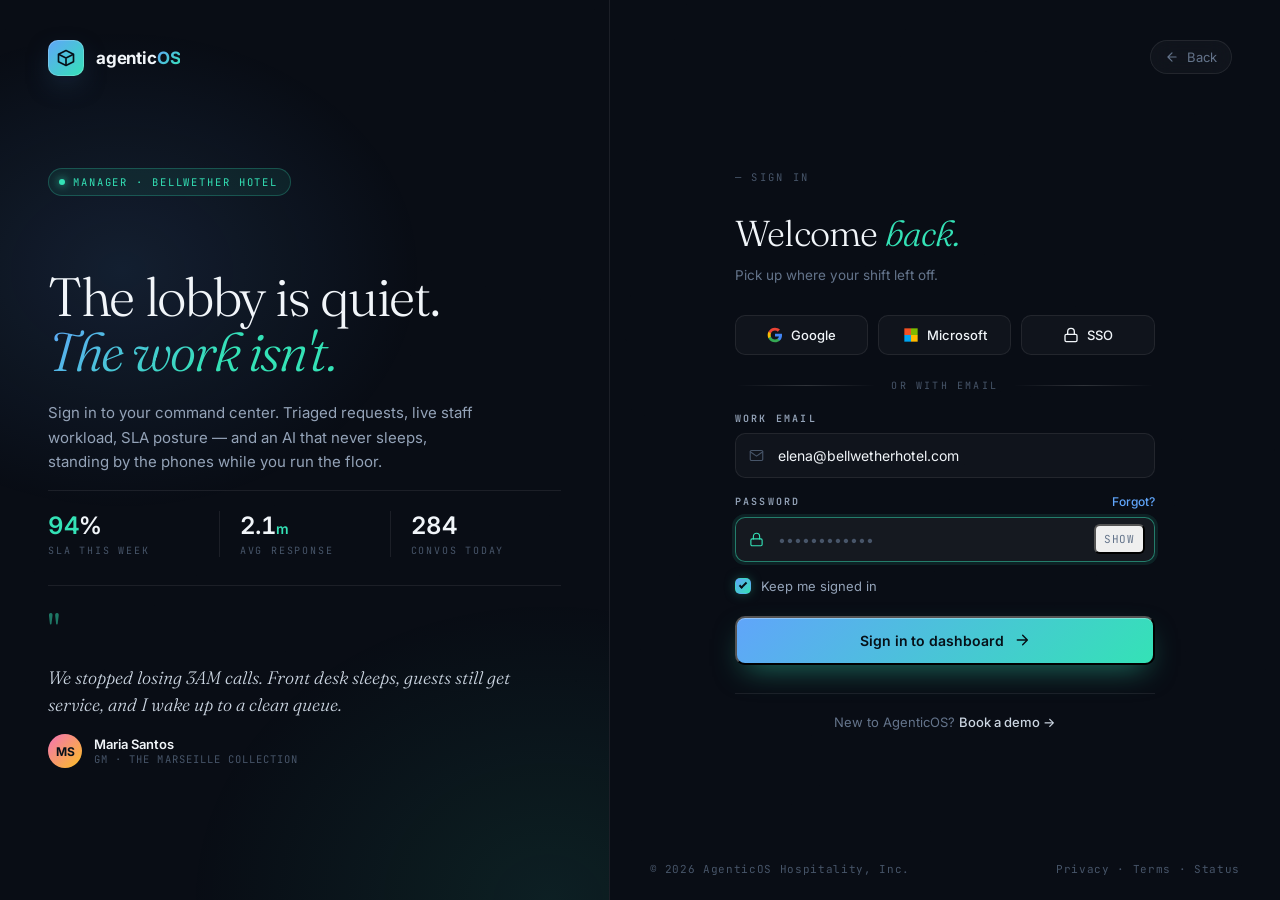
<file: login/index.html>
<!doctype html>
<html lang="en">
<head>
<meta charset="utf-8" />
<meta name="viewport" content="width=device-width,initial-scale=1" />
<title>Sign in — AgenticOS</title>
<link rel="preconnect" href="https://fonts.googleapis.com" />
<link rel="preconnect" href="https://fonts.gstatic.com" crossorigin />
<link href="https://fonts.googleapis.com/css2?family=Fraunces:ital,opsz,wght@0,9..144,300..700;1,9..144,300..700&family=Inter:wght@300;400;500;600;700&family=JetBrains+Mono:wght@400;500;600&display=swap" rel="stylesheet" />
<style>
  :root {
    --bg-0: #050810;
    --bg-1: #080c14;
    --bg-2: #0f1520;
    --bg-3: #0a1628;
    --ink-100: #f1f5f9;
    --ink-200: #cbd5e1;
    --ink-300: #94a3b8;
    --ink-400: #64748b;
    --ink-500: #475569;
    --line: rgba(255,255,255,0.08);
    --line-strong: rgba(255,255,255,0.16);
    --surface: rgba(255,255,255,0.03);
    --surface-2: rgba(255,255,255,0.05);
    --blue: #60a5fa;
    --teal: #34e2b6;
    --teal-deep: #06d6a0;
    --violet: #8b5cf6;
    --rose: #f87171;
    --font-display: 'Fraunces', Georgia, serif;
    --font-sans: 'Inter', system-ui, sans-serif;
    --font-mono: 'JetBrains Mono', ui-monospace, monospace;
  }
  *, *::before, *::after { box-sizing: border-box; }
  html, body {
    margin: 0; padding: 0;
    min-height: 100vh;
    background: var(--bg-1);
    color: var(--ink-100);
    font-family: var(--font-sans);
    -webkit-font-smoothing: antialiased;
  }
  body::before {
    content: '';
    position: fixed; inset: 0;
    background:
      radial-gradient(900px 700px at 15% 10%, rgba(59,130,246,0.14), transparent 60%),
      radial-gradient(900px 700px at 90% 95%, rgba(6,214,160,0.09), transparent 60%),
      linear-gradient(160deg, var(--bg-1), var(--bg-2) 55%, var(--bg-3));
    pointer-events: none; z-index: -1;
  }
  body::after {
    content: '';
    position: fixed; inset: 0;
    background-image: url("data:image/svg+xml,%3Csvg viewBox='0 0 200 200' xmlns='http://www.w3.org/2000/svg'%3E%3Cfilter id='n'%3E%3CfeTurbulence type='fractalNoise' baseFrequency='0.9' numOctaves='3'/%3E%3CfeColorMatrix values='0 0 0 0 1 0 0 0 0 1 0 0 0 0 1 0 0 0 0.05 0'/%3E%3C/filter%3E%3Crect width='100%25' height='100%25' filter='url(%23n)'/%3E%3C/svg%3E");
    pointer-events: none; z-index: 0;
    mix-blend-mode: overlay; opacity: 0.6;
  }

  a { color: inherit; text-decoration: none; }
  input, button { font: inherit; color: inherit; }

  .page {
    position: relative; z-index: 1;
    display: grid;
    grid-template-columns: 1fr 1.1fr;
    min-height: 100vh;
  }

  /* ─── Left: editorial panel ─── */
  .panel {
    position: relative;
    padding: 40px 48px;
    display: flex; flex-direction: column;
    justify-content: space-between;
    border-right: 1px solid var(--line);
    overflow: hidden;
  }
  .panel::before {
    content: '';
    position: absolute; inset: 0;
    background:
      radial-gradient(500px 400px at 20% 30%, rgba(96,165,250,0.12), transparent 60%),
      radial-gradient(600px 500px at 90% 100%, rgba(52,226,182,0.09), transparent 60%);
    pointer-events: none;
  }

  .brand {
    display: flex; align-items: center; gap: 12px;
    position: relative;
  }
  .brand-mark {
    width: 36px; height: 36px; border-radius: 10px;
    background: linear-gradient(135deg, #60a5fa, #34e2b6);
    display: flex; align-items: center; justify-content: center;
    box-shadow: 0 10px 30px -10px rgba(96,165,250,0.5), inset 0 0 0 1px rgba(255,255,255,0.2);
  }
  .brand-text {
    font-weight: 700; font-size: 17px; letter-spacing: -0.01em;
  }
  .brand-text span {
    background: linear-gradient(135deg, #60a5fa, #34e2b6);
    -webkit-background-clip: text; background-clip: text; color: transparent;
  }

  .panel-editorial {
    position: relative;
    max-width: 520px;
    padding: 40px 0;
  }
  .tag {
    display: inline-flex; align-items: center; gap: 8px;
    padding: 6px 12px 6px 10px;
    border-radius: 99px;
    background: rgba(52,226,182,0.08);
    border: 1px solid rgba(52,226,182,0.25);
    color: var(--teal);
    font-family: var(--font-mono);
    font-size: 10.5px;
    letter-spacing: 0.18em;
    text-transform: uppercase;
    margin-bottom: 28px;
  }
  .tag-dot {
    width: 6px; height: 6px; border-radius: 50%;
    background: var(--teal);
    box-shadow: 0 0 8px var(--teal);
    animation: pulse 2s ease-in-out infinite;
  }
  @keyframes pulse {
    0%, 100% { opacity: 1; }
    50% { opacity: 0.4; }
  }

  .headline {
    font-family: var(--font-display);
    font-weight: 300;
    font-size: 54px;
    line-height: 1.02;
    letter-spacing: -0.025em;
    margin-bottom: 22px;
    color: var(--ink-100);
  }
  .headline .italic {
    font-style: italic;
    background: linear-gradient(135deg, #60a5fa 0%, #34e2b6 60%);
    -webkit-background-clip: text; background-clip: text; color: transparent;
  }
  .lede {
    font-size: 15px;
    line-height: 1.65;
    color: var(--ink-300);
    max-width: 440px;
  }

  /* Mini stats strip */
  .mini-stats {
    position: relative;
    display: grid;
    grid-template-columns: 1fr 1fr 1fr;
    gap: 0;
    padding: 20px 0 0;
    border-top: 1px solid var(--line);
  }
  .mini-stat {
    padding-right: 20px;
  }
  .mini-stat + .mini-stat { padding-left: 20px; border-left: 1px solid var(--line); }
  .mini-stat-value {
    font-size: 24px; font-weight: 600;
    letter-spacing: -0.02em;
    font-feature-settings: 'tnum' 1;
    color: var(--ink-100);
  }
  .mini-stat-value span { color: var(--teal); }
  .mini-stat-label {
    font-family: var(--font-mono);
    font-size: 10px;
    letter-spacing: 0.18em;
    text-transform: uppercase;
    color: var(--ink-500);
    margin-top: 4px;
  }

  /* Testimonial */
  .quote {
    position: relative;
    padding: 24px 0 0;
    border-top: 1px solid var(--line);
    margin-top: 28px;
  }
  .quote-mark {
    font-family: var(--font-display);
    font-size: 36px; line-height: 1;
    color: var(--teal);
    opacity: 0.5;
    margin-bottom: 8px;
  }
  .quote-text {
    font-family: var(--font-display);
    font-style: italic;
    font-weight: 300;
    font-size: 18px;
    line-height: 1.5;
    color: var(--ink-200);
    margin-bottom: 16px;
  }
  .quote-author {
    display: flex; align-items: center; gap: 12px;
  }
  .quote-avatar {
    width: 34px; height: 34px; border-radius: 50%;
    background: linear-gradient(135deg, #f472b6, #fbbf24);
    display: flex; align-items: center; justify-content: center;
    font-weight: 700; font-size: 12px; color: #061018;
  }
  .quote-name { font-size: 13px; font-weight: 600; }
  .quote-role {
    font-size: 10.5px;
    color: var(--ink-500);
    font-family: var(--font-mono);
    letter-spacing: 0.1em;
    text-transform: uppercase;
  }

  /* ─── Right: auth form ─── */
  .auth {
    position: relative;
    display: flex;
    align-items: center;
    justify-content: center;
    padding: 40px;
  }
  .auth-inner {
    width: 100%;
    max-width: 420px;
  }
  .auth-header {
    margin-bottom: 32px;
  }
  .auth-kicker {
    font-family: var(--font-mono);
    font-size: 10.5px;
    letter-spacing: 0.22em;
    text-transform: uppercase;
    color: var(--ink-500);
    margin-bottom: 14px;
  }
  .auth-title {
    font-family: var(--font-display);
    font-weight: 300;
    font-size: 36px;
    letter-spacing: -0.02em;
    line-height: 1.1;
    margin-bottom: 10px;
  }
  .auth-title em {
    font-style: italic;
    color: var(--teal);
    font-weight: 300;
  }
  .auth-sub {
    font-size: 13.5px;
    color: var(--ink-400);
  }

  /* SSO buttons */
  .sso {
    display: flex; gap: 10px;
    margin-bottom: 24px;
  }
  .sso button {
    flex: 1;
    display: inline-flex; align-items: center; justify-content: center; gap: 8px;
    padding: 11px;
    background: var(--surface);
    border: 1px solid var(--line);
    border-radius: 10px;
    color: var(--ink-100);
    font-size: 13px;
    font-weight: 500;
    transition: background 150ms, border-color 150ms, transform 150ms;
  }
  .sso button:hover {
    background: var(--surface-2);
    border-color: var(--line-strong);
  }
  .sso button:active { transform: translateY(1px); }

  .divider {
    display: flex; align-items: center; gap: 14px;
    margin: 0 0 20px;
  }
  .divider-line {
    flex: 1;
    height: 1px;
    background: linear-gradient(to right, transparent, var(--line-strong), transparent);
  }
  .divider-label {
    font-family: var(--font-mono);
    font-size: 10px;
    letter-spacing: 0.22em;
    text-transform: uppercase;
    color: var(--ink-500);
  }

  /* Form fields */
  .field { margin-bottom: 16px; }
  .field-row {
    display: flex; justify-content: space-between; align-items: center;
    margin-bottom: 8px;
  }
  .field-label {
    font-family: var(--font-mono);
    font-size: 10px;
    letter-spacing: 0.22em;
    text-transform: uppercase;
    color: var(--ink-300);
    font-weight: 600;
  }
  .field-hint {
    font-size: 12px;
    color: var(--blue);
    font-weight: 500;
  }
  .field-hint:hover { text-decoration: underline; }

  .input-wrap {
    position: relative;
    display: flex; align-items: center;
  }
  .input-icon {
    position: absolute; left: 14px;
    color: var(--ink-500);
    pointer-events: none;
    display: flex;
  }
  .input {
    width: 100%;
    padding: 13px 14px 13px 42px;
    background: var(--surface);
    border: 1px solid var(--line);
    border-radius: 10px;
    color: var(--ink-100);
    font-size: 14px;
    font-family: inherit;
    transition: border-color 150ms, background 150ms, box-shadow 150ms;
    outline: none;
  }
  .input::placeholder { color: var(--ink-500); }
  .input:hover {
    border-color: var(--line-strong);
    background: var(--surface-2);
  }
  .input:focus {
    border-color: rgba(52,226,182,0.5);
    background: var(--surface-2);
    box-shadow: 0 0 0 3px rgba(52,226,182,0.1);
  }
  .input:focus + .input-icon, .input-wrap:focus-within .input-icon {
    color: var(--teal);
  }
  .input-trailing {
    position: absolute; right: 10px;
    display: flex; align-items: center;
  }
  .input-trailing button {
    padding: 6px 8px;
    color: var(--ink-400);
    border-radius: 6px;
    font-size: 11px;
    font-family: var(--font-mono);
    letter-spacing: 0.06em;
    transition: color 150ms, background 150ms;
  }
  .input-trailing button:hover {
    color: var(--ink-100);
    background: var(--surface-2);
  }

  /* Checkbox */
  .check-row {
    display: flex; align-items: center; justify-content: space-between;
    margin: 6px 0 22px;
  }
  .check {
    display: inline-flex; align-items: center; gap: 10px;
    font-size: 13px;
    color: var(--ink-300);
    cursor: pointer;
    user-select: none;
  }
  .check input { display: none; }
  .check-box {
    width: 16px; height: 16px;
    border-radius: 5px;
    border: 1.5px solid var(--line-strong);
    background: var(--surface);
    display: flex; align-items: center; justify-content: center;
    transition: all 150ms;
  }
  .check input:checked + .check-box {
    background: linear-gradient(135deg, var(--blue), var(--teal));
    border-color: transparent;
    box-shadow: 0 0 12px -2px rgba(52,226,182,0.5);
  }
  .check input:checked + .check-box::after {
    content: '';
    width: 4px; height: 8px;
    border: solid #061018;
    border-width: 0 2px 2px 0;
    transform: rotate(45deg) translate(-1px, -1px);
  }

  /* Primary button */
  .btn-primary {
    width: 100%;
    padding: 14px;
    background: linear-gradient(135deg, #60a5fa 0%, #34e2b6 100%);
    color: #061018;
    border-radius: 10px;
    font-size: 14px;
    font-weight: 600;
    letter-spacing: -0.005em;
    display: inline-flex; align-items: center; justify-content: center; gap: 10px;
    box-shadow: 0 12px 30px -10px rgba(52,226,182,0.5), inset 0 1px 0 rgba(255,255,255,0.3);
    transition: transform 150ms, box-shadow 150ms, filter 150ms;
    position: relative;
    overflow: hidden;
  }
  .btn-primary::before {
    content: '';
    position: absolute; inset: 0;
    background: linear-gradient(120deg, transparent 30%, rgba(255,255,255,0.3), transparent 70%);
    transform: translateX(-100%);
    transition: transform 600ms;
  }
  .btn-primary:hover {
    transform: translateY(-1px);
    box-shadow: 0 16px 40px -10px rgba(52,226,182,0.6), inset 0 1px 0 rgba(255,255,255,0.3);
    filter: brightness(1.05);
  }
  .btn-primary:hover::before { transform: translateX(100%); }
  .btn-primary:active { transform: translateY(0); }
  .btn-primary:disabled {
    opacity: 0.6;
    cursor: wait;
    filter: saturate(0.5);
  }

  .btn-arrow {
    display: flex;
    transition: transform 200ms var(--ease, cubic-bezier(0.16,1,0.3,1)) ;
  }
  .btn-primary:hover .btn-arrow { transform: translateX(3px); }

  /* Error */
  .error {
    display: none;
    margin-bottom: 14px;
    padding: 11px 14px;
    background: rgba(248,113,113,0.08);
    border: 1px solid rgba(248,113,113,0.25);
    border-radius: 10px;
    color: var(--rose);
    font-size: 12.5px;
    align-items: flex-start; gap: 10px;
  }
  .error.show { display: flex; }

  /* Footer */
  .auth-footer {
    margin-top: 28px;
    padding-top: 20px;
    border-top: 1px solid var(--line);
    text-align: center;
    font-size: 13px;
    color: var(--ink-400);
  }
  .auth-footer a {
    color: var(--ink-200);
    font-weight: 500;
  }
  .auth-footer a:hover { color: var(--teal); }

  /* Back link + legal */
  .back-link {
    position: absolute;
    top: 40px; right: 48px;
    font-size: 13px;
    color: var(--ink-400);
    display: inline-flex; align-items: center; gap: 8px;
    padding: 8px 14px;
    border-radius: 99px;
    border: 1px solid var(--line);
    background: var(--surface);
    backdrop-filter: blur(12px);
    transition: color 150ms, border-color 150ms;
  }
  .back-link:hover {
    color: var(--ink-100);
    border-color: var(--line-strong);
  }

  .legal {
    position: absolute;
    bottom: 24px; left: 40px; right: 40px;
    display: flex; justify-content: space-between;
    font-size: 11px;
    color: var(--ink-500);
    font-family: var(--font-mono);
    letter-spacing: 0.06em;
  }
  .legal a:hover { color: var(--ink-300); }

  /* Responsive */
  @media (max-width: 980px) {
    .page { grid-template-columns: 1fr; }
    .panel { border-right: none; border-bottom: 1px solid var(--line); padding: 32px 24px 48px; }
    .headline { font-size: 38px; }
    .auth { padding: 40px 24px 80px; }
    .back-link { top: 24px; right: 24px; }
    .legal { position: static; margin-top: 32px; padding: 0 24px; justify-content: center; gap: 20px; flex-wrap: wrap; }
  }
</style>
</head>
<body>

<div class="page">
  <!-- LEFT: EDITORIAL -->
  <aside class="panel">
    <a href="../landing/index.html" class="brand">
      <div class="brand-mark">
        <svg width="18" height="18" viewBox="0 0 24 24" fill="none">
          <path d="M12 2L2 7v10l10 5 10-5V7L12 2z" stroke="#061018" stroke-width="2.2" stroke-linejoin="round"/>
          <path d="M12 22V12M2 7l10 5 10-5" stroke="#061018" stroke-width="2.2" stroke-linejoin="round"/>
        </svg>
      </div>
      <div class="brand-text">agentic<span>OS</span></div>
    </a>

    <div class="panel-editorial">
      <div class="tag">
        <span class="tag-dot"></span>
        Manager · Bellwether Hotel
      </div>
      <h1 class="headline">
        The lobby is quiet.<br/>
        <span class="italic">The work isn't.</span>
      </h1>
      <p class="lede">
        Sign in to your command center. Triaged requests, live staff workload,
        SLA posture — and an AI that never sleeps, standing by the phones while you run the floor.
      </p>

      <div class="mini-stats">
        <div class="mini-stat">
          <div class="mini-stat-value"><span>94</span>%</div>
          <div class="mini-stat-label">SLA this week</div>
        </div>
        <div class="mini-stat">
          <div class="mini-stat-value">2.1<span style="font-size:14px">m</span></div>
          <div class="mini-stat-label">Avg response</div>
        </div>
        <div class="mini-stat">
          <div class="mini-stat-value">284</div>
          <div class="mini-stat-label">Convos today</div>
        </div>
      </div>

      <div class="quote">
        <div class="quote-mark">"</div>
        <p class="quote-text">
          We stopped losing 3AM calls. Front desk sleeps, guests still get service,
          and I wake up to a clean queue.
        </p>
        <div class="quote-author">
          <div class="quote-avatar">MS</div>
          <div>
            <div class="quote-name">Maria Santos</div>
            <div class="quote-role">GM · The Marseille Collection</div>
          </div>
        </div>
      </div>
    </div>

    <div></div>
  </aside>

  <!-- RIGHT: AUTH -->
  <section class="auth">
    <a href="../landing/index.html" class="back-link">
      <svg width="14" height="14" viewBox="0 0 24 24" fill="none" stroke="currentColor" stroke-width="2" stroke-linecap="round" stroke-linejoin="round">
        <path d="M19 12H5M12 19l-7-7 7-7"/>
      </svg>
      Back
    </a>

    <div class="auth-inner">
      <div class="auth-header">
        <div class="auth-kicker">— Sign in</div>
        <h2 class="auth-title">Welcome <em>back.</em></h2>
        <p class="auth-sub">Pick up where your shift left off.</p>
      </div>

      <!-- SSO -->
      <div class="sso">
        <button type="button" aria-label="Continue with Google">
          <svg width="16" height="16" viewBox="0 0 24 24">
            <path fill="#4285F4" d="M22.56 12.25c0-.78-.07-1.53-.2-2.25H12v4.26h5.92c-.26 1.37-1.04 2.53-2.21 3.31v2.77h3.57c2.08-1.92 3.28-4.74 3.28-8.09z"/>
            <path fill="#34A853" d="M12 23c2.97 0 5.46-.98 7.28-2.66l-3.57-2.77c-.98.66-2.23 1.06-3.71 1.06-2.86 0-5.29-1.93-6.16-4.53H2.18v2.84C3.99 20.53 7.7 23 12 23z"/>
            <path fill="#FBBC05" d="M5.84 14.1c-.22-.66-.35-1.36-.35-2.1s.13-1.44.35-2.1V7.07H2.18C1.43 8.55 1 10.22 1 12s.43 3.45 1.18 4.93l3.66-2.83z"/>
            <path fill="#EA4335" d="M12 5.38c1.62 0 3.06.56 4.21 1.64l3.15-3.15C17.45 2.09 14.97 1 12 1 7.7 1 3.99 3.47 2.18 7.07l3.66 2.84C6.71 7.31 9.14 5.38 12 5.38z"/>
          </svg>
          Google
        </button>
        <button type="button" aria-label="Continue with Microsoft">
          <svg width="16" height="16" viewBox="0 0 24 24">
            <path fill="#F25022" d="M2 2h10v10H2z"/>
            <path fill="#7FBA00" d="M12 2h10v10H12z"/>
            <path fill="#00A4EF" d="M2 12h10v10H2z"/>
            <path fill="#FFB900" d="M12 12h10v10H12z"/>
          </svg>
          Microsoft
        </button>
        <button type="button" aria-label="Continue with SSO">
          <svg width="16" height="16" viewBox="0 0 24 24" fill="none" stroke="currentColor" stroke-width="2" stroke-linecap="round" stroke-linejoin="round">
            <rect x="3" y="11" width="18" height="11" rx="2"/>
            <path d="M7 11V7a5 5 0 0110 0v4"/>
          </svg>
          SSO
        </button>
      </div>

      <div class="divider">
        <span class="divider-line"></span>
        <span class="divider-label">Or with email</span>
        <span class="divider-line"></span>
      </div>

      <div class="error" id="error">
        <svg width="16" height="16" viewBox="0 0 24 24" fill="none" stroke="currentColor" stroke-width="2" stroke-linecap="round" stroke-linejoin="round" style="flex-shrink:0;margin-top:1px">
          <circle cx="12" cy="12" r="10"/>
          <path d="M12 8v4M12 16h.01"/>
        </svg>
        <span id="error-msg">Those credentials don't match. Try again or reset your password.</span>
      </div>

      <form id="login-form" novalidate>
        <div class="field">
          <div class="field-row">
            <label class="field-label" for="email">Work email</label>
          </div>
          <div class="input-wrap">
            <span class="input-icon">
              <svg width="15" height="15" viewBox="0 0 24 24" fill="none" stroke="currentColor" stroke-width="1.8" stroke-linecap="round" stroke-linejoin="round">
                <path d="M4 4h16c1.1 0 2 .9 2 2v12c0 1.1-.9 2-2 2H4c-1.1 0-2-.9-2-2V6c0-1.1.9-2 2-2z"/>
                <path d="M22 6l-10 7L2 6"/>
              </svg>
            </span>
            <input class="input" id="email" type="email" autocomplete="email"
              placeholder="elena@bellwetherhotel.com" value="elena@bellwetherhotel.com" required />
          </div>
        </div>

        <div class="field">
          <div class="field-row">
            <label class="field-label" for="password">Password</label>
            <a href="#" class="field-hint">Forgot?</a>
          </div>
          <div class="input-wrap">
            <span class="input-icon">
              <svg width="15" height="15" viewBox="0 0 24 24" fill="none" stroke="currentColor" stroke-width="1.8" stroke-linecap="round" stroke-linejoin="round">
                <rect x="3" y="11" width="18" height="11" rx="2"/>
                <path d="M7 11V7a5 5 0 0110 0v4"/>
              </svg>
            </span>
            <input class="input" id="password" type="password" autocomplete="current-password"
              placeholder="••••••••••••" required />
            <div class="input-trailing">
              <button type="button" id="toggle-pw">SHOW</button>
            </div>
          </div>
        </div>

        <div class="check-row">
          <label class="check">
            <input type="checkbox" id="remember" checked />
            <span class="check-box"></span>
            <span>Keep me signed in</span>
          </label>
        </div>

        <button type="submit" class="btn-primary" id="submit-btn">
          <span id="submit-text">Sign in to dashboard</span>
          <span class="btn-arrow">
            <svg width="16" height="16" viewBox="0 0 24 24" fill="none" stroke="currentColor" stroke-width="2.2" stroke-linecap="round" stroke-linejoin="round">
              <path d="M5 12h14M13 5l7 7-7 7"/>
            </svg>
          </span>
        </button>

        <div class="auth-footer">
          New to AgenticOS?
          <a href="../landing/index.html#demo">Book a demo →</a>
        </div>
      </form>
    </div>

    <div class="legal">
      <span>© 2026 AgenticOS Hospitality, Inc.</span>
      <span><a href="#">Privacy</a> · <a href="#">Terms</a> · <a href="#">Status</a></span>
    </div>
  </section>
</div>

<script>
  // Password toggle
  const pw = document.getElementById('password');
  const toggle = document.getElementById('toggle-pw');
  toggle.addEventListener('click', () => {
    const isPw = pw.type === 'password';
    pw.type = isPw ? 'text' : 'password';
    toggle.textContent = isPw ? 'HIDE' : 'SHOW';
  });

  // Submit → redirect to dashboard
  const form = document.getElementById('login-form');
  const btn = document.getElementById('submit-btn');
  const btnText = document.getElementById('submit-text');
  const err = document.getElementById('error');
  const errMsg = document.getElementById('error-msg');
  const email = document.getElementById('email');

  form.addEventListener('submit', (e) => {
    e.preventDefault();
    err.classList.remove('show');

    const emailVal = email.value.trim();
    const pwVal = pw.value.trim();

    if (!emailVal || !/^\S+@\S+\.\S+$/.test(emailVal)) {
      errMsg.textContent = 'Please enter a valid work email.';
      err.classList.add('show');
      email.focus();
      return;
    }
    if (pwVal.length < 4) {
      errMsg.textContent = 'Please enter your password.';
      err.classList.add('show');
      pw.focus();
      return;
    }

    // Fake auth: simulate a brief "signing in" then redirect.
    btn.disabled = true;
    btnText.textContent = 'Signing you in…';
    setTimeout(() => {
      window.location.href = '../dashboard/index.html';
    }, 900);
  });

  // Auto-focus password (email is pre-filled)
  window.addEventListener('load', () => {
    setTimeout(() => pw.focus(), 200);
  });
</script>

</body>
</html>
</file>
